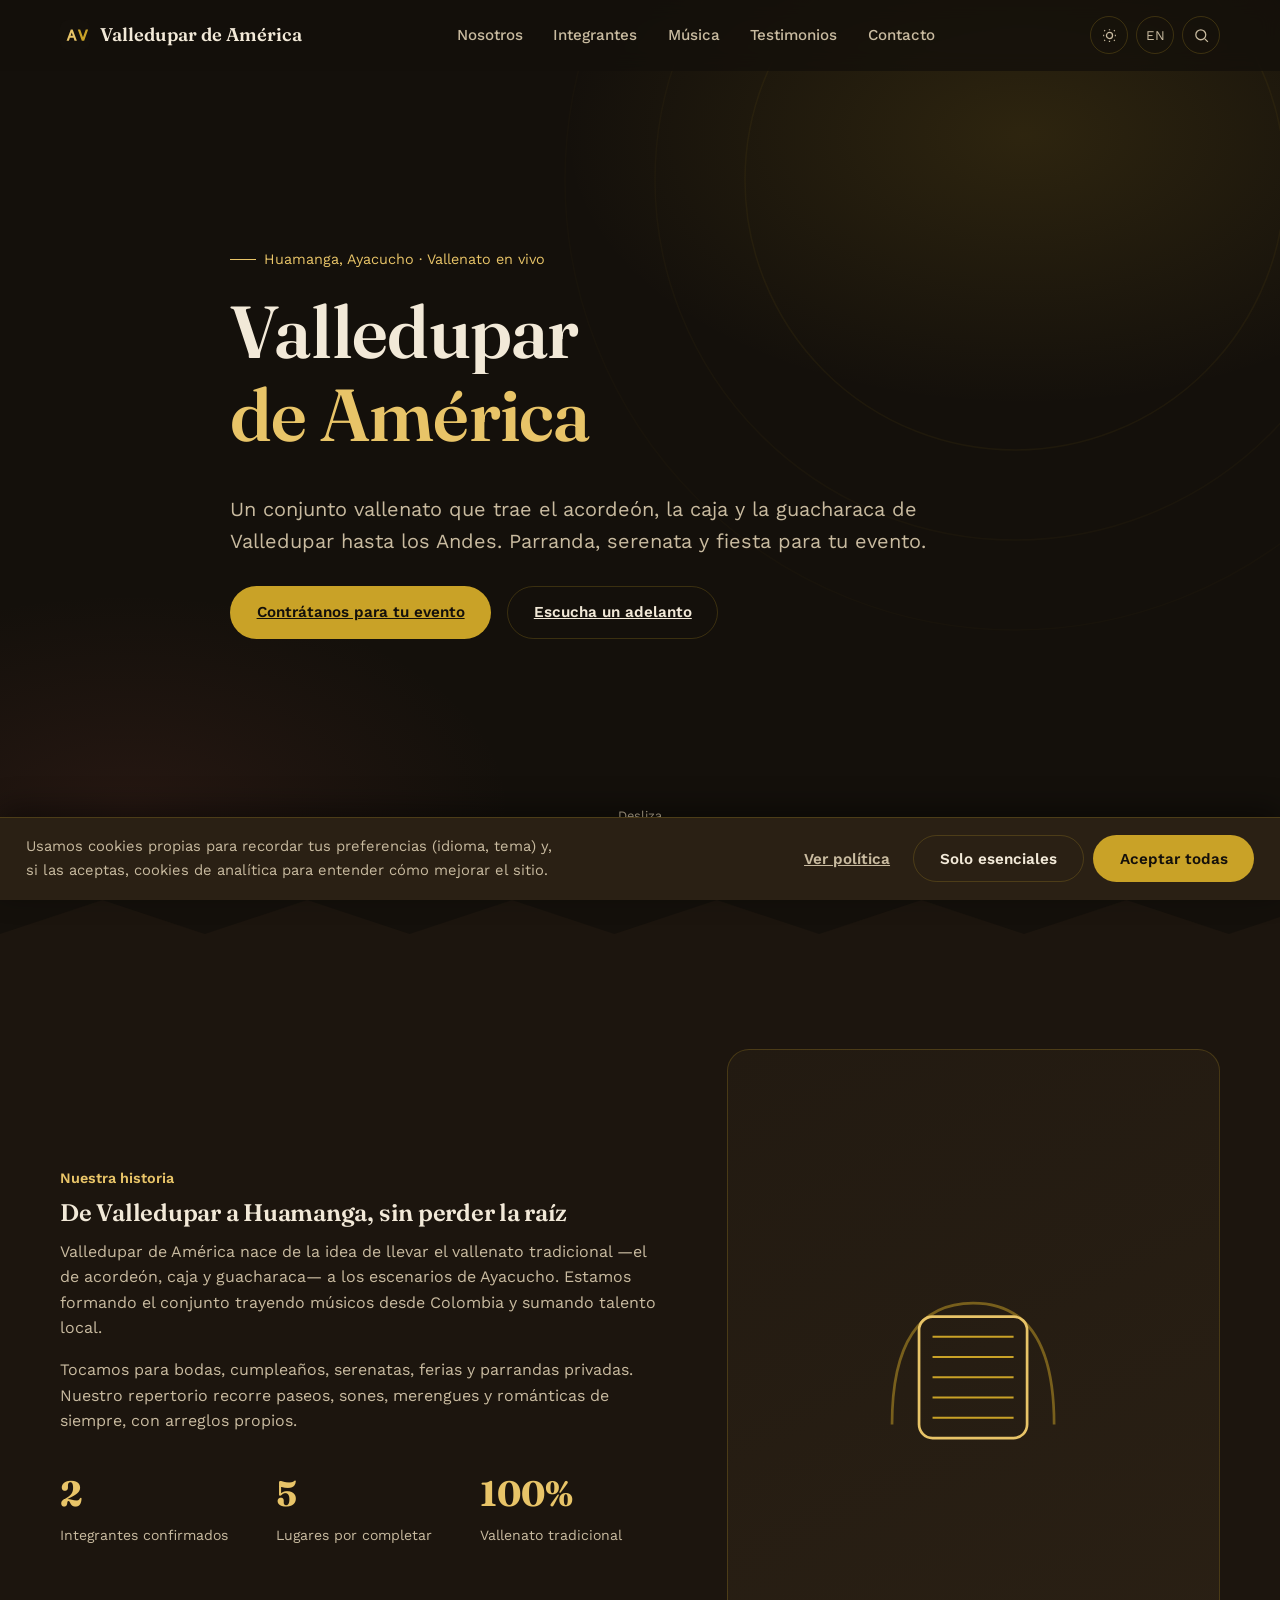
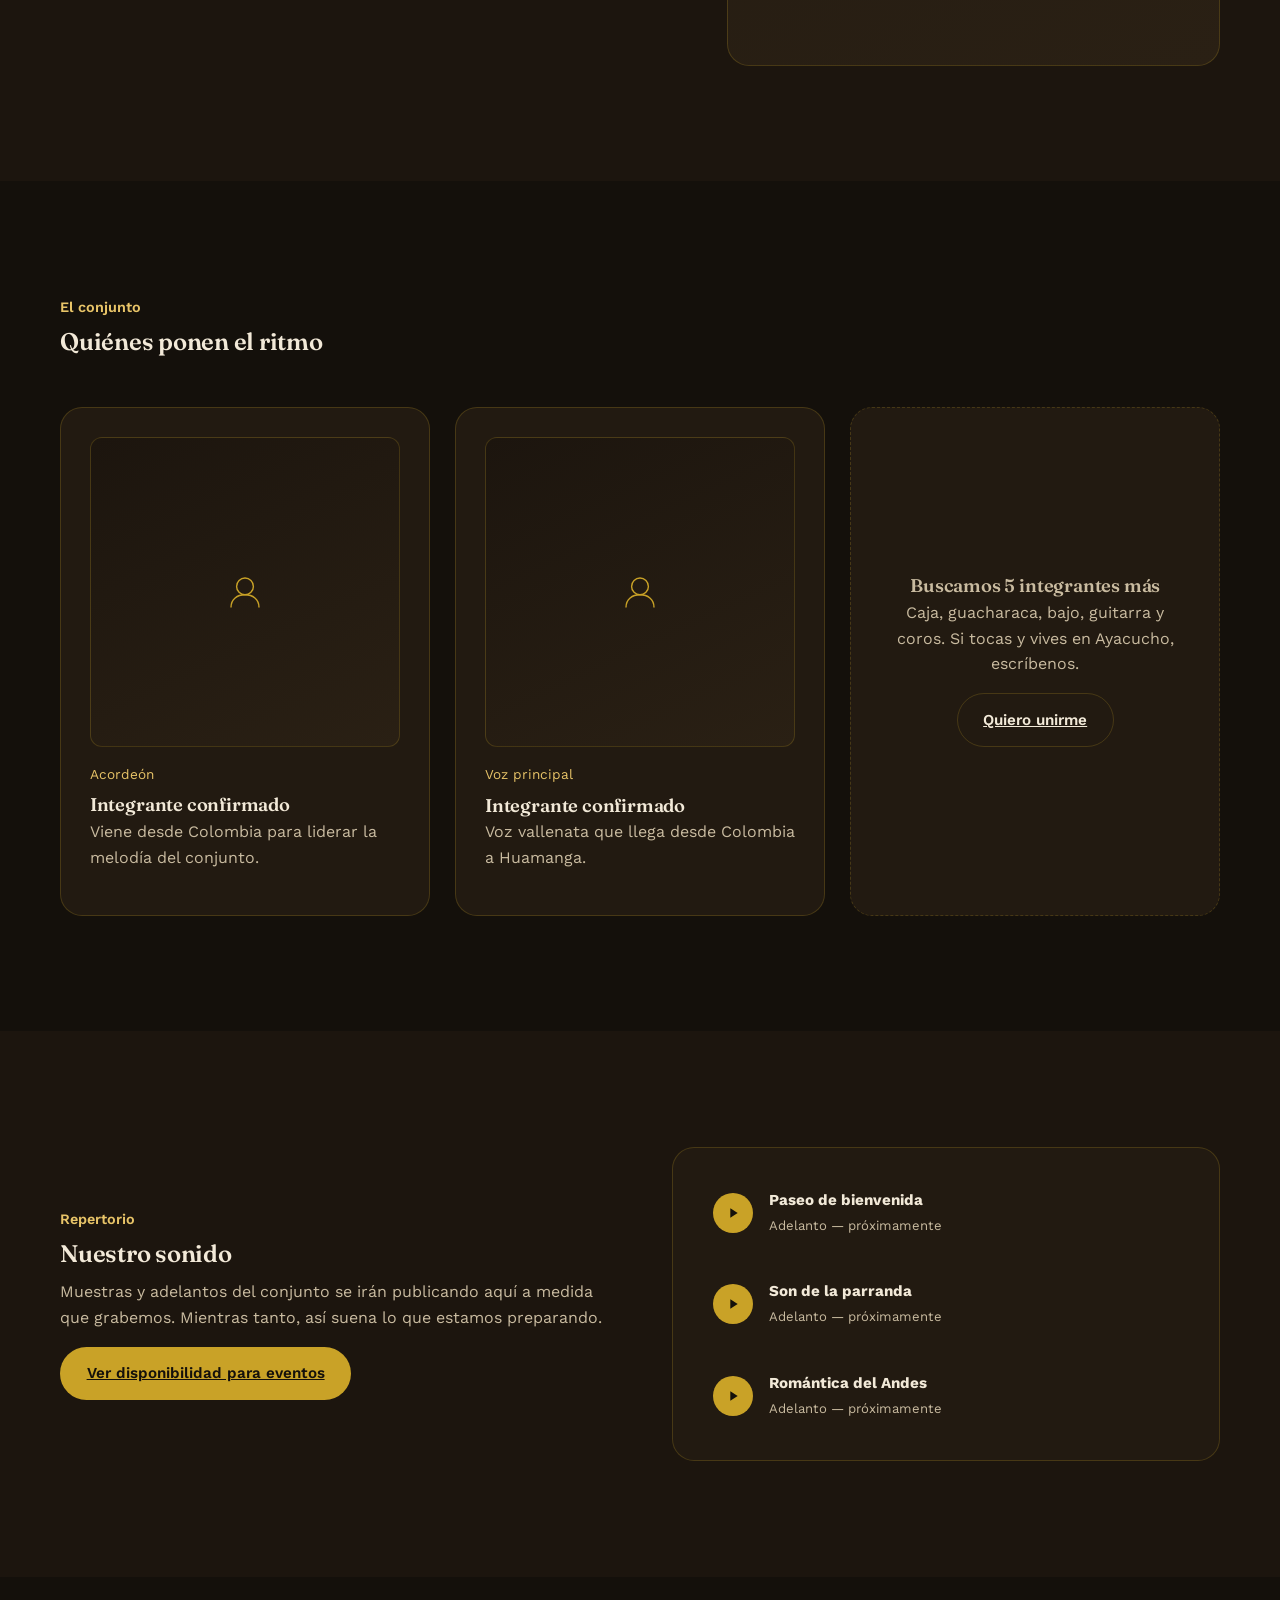
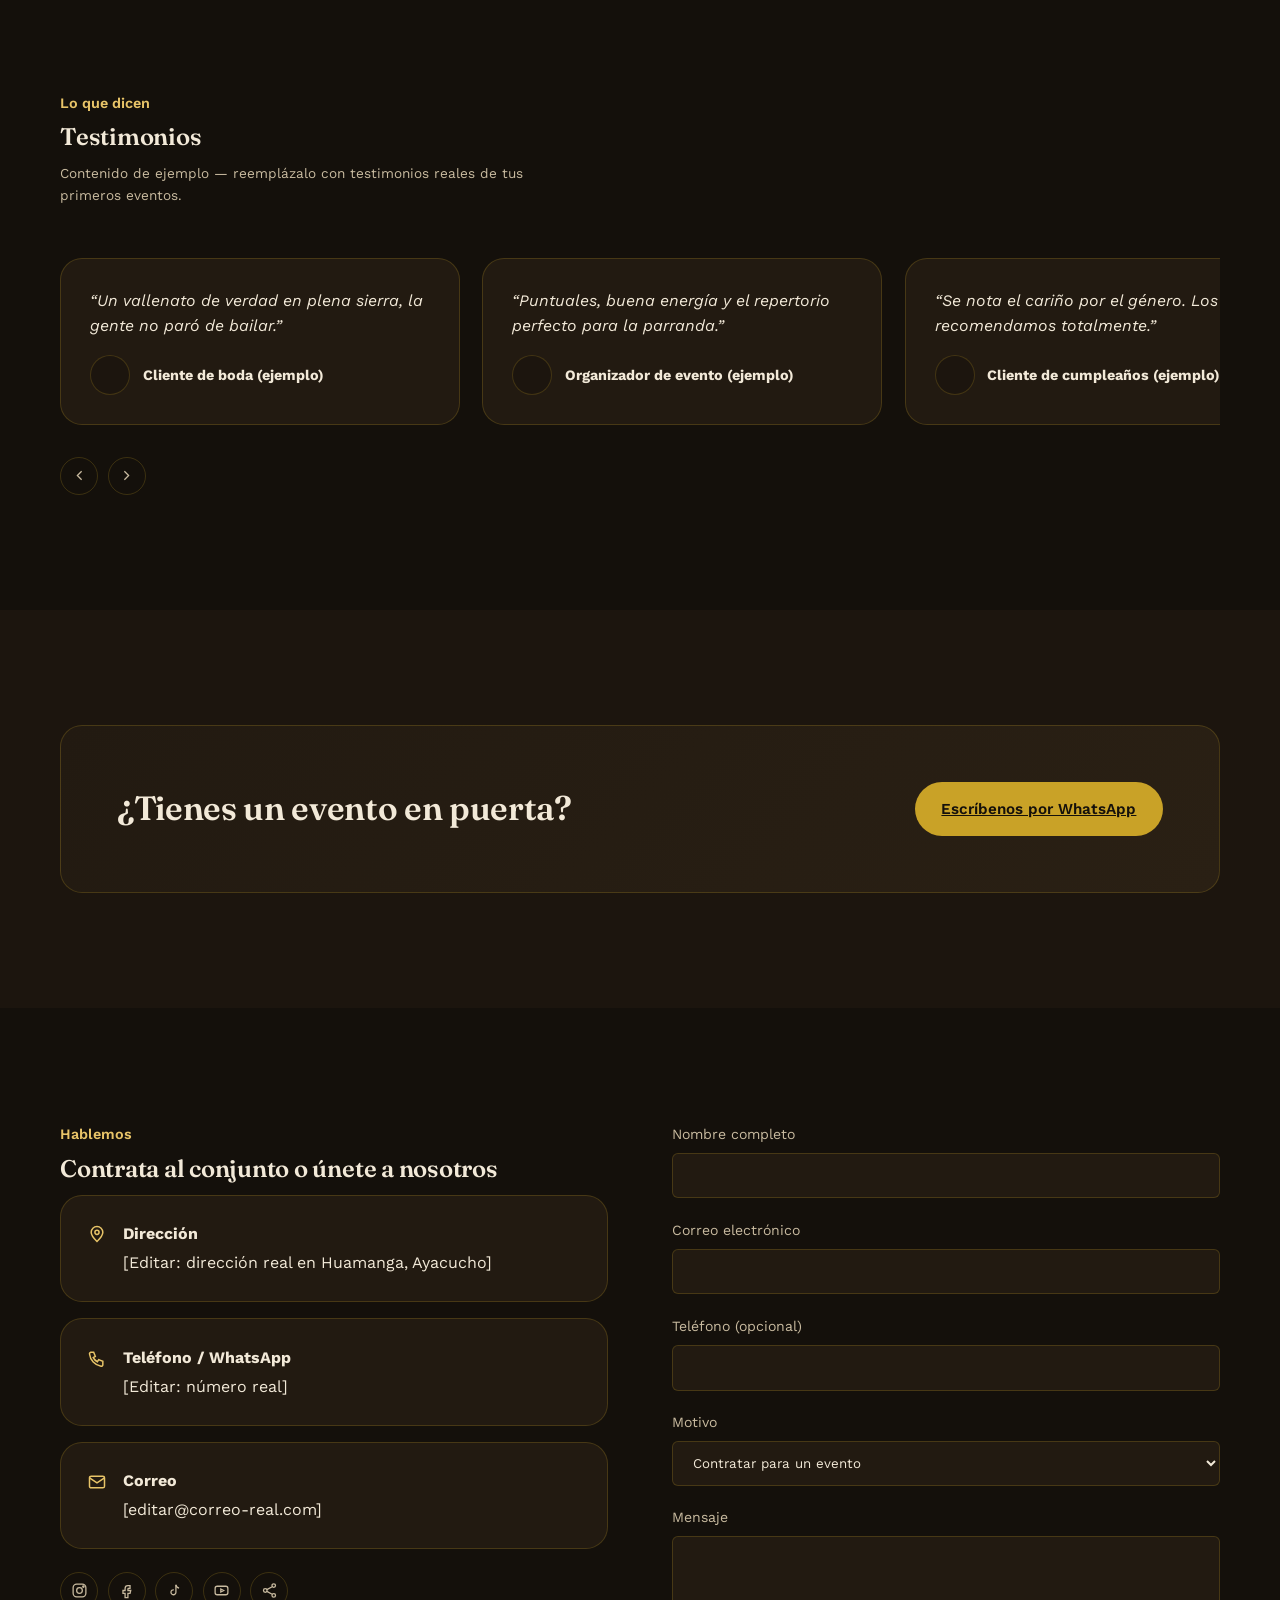
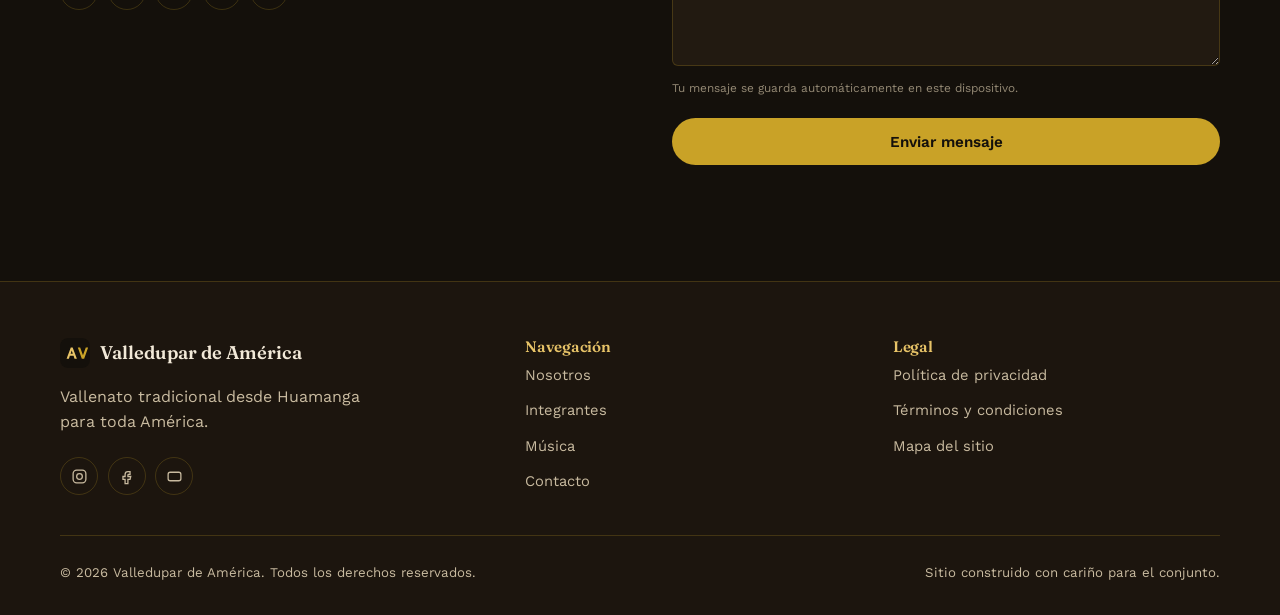
<file: index.html>
<!DOCTYPE html>
<html lang="es" data-theme="dark">
<head>
<meta charset="UTF-8">
<meta name="viewport" content="width=device-width, initial-scale=1">
<title>Valledupar de América — Conjunto vallenato en Huamanga, Ayacucho</title>
<meta name="description" content="Valledupar de América es un conjunto vallenato en formación en Huamanga, Ayacucho. Contrátanos para bodas, cumpleaños, serenatas y parrandas.">
<meta name="robots" content="index, follow">
<link rel="canonical" href="https://tudominio.github.io/valledupar-de-america/">

<!-- Open Graph / compartir -->
<meta property="og:type" content="website">
<meta property="og:title" content="Valledupar de América — Vallenato en Huamanga, Ayacucho">
<meta property="og:description" content="Conjunto vallenato en formación: acordeón, caja y guacharaca desde Valledupar hasta los Andes.">
<meta property="og:url" content="https://tudominio.github.io/valledupar-de-america/">
<meta property="og:locale" content="es_PE">
<meta name="twitter:card" content="summary">

<link rel="icon" href="favicon.svg" type="image/svg+xml">
<link rel="apple-touch-icon" href="favicon.svg">
<link rel="manifest" href="site.webmanifest">
<meta name="theme-color" content="#14100B">

<link rel="preconnect" href="https://fonts.googleapis.com">
<link rel="preconnect" href="https://fonts.gstatic.com" crossorigin>
<link rel="stylesheet" href="css/styles.css">
</head>
<body>

<div id="loader" aria-hidden="true">
  <div class="loader-mark"></div>
  <div class="loader-label">Valledupar de América</div>
</div>

<a class="skip-link" href="#main">Saltar al contenido principal</a>

<!-- ================= HEADER ================= -->
<header class="site-header">
  <nav class="nav container" aria-label="Navegación principal">
    <a href="#top" class="brand">
      <img src="favicon.svg" alt="" class="brand-mark" width="30" height="30">
      Valledupar de América
    </a>
    <ul class="nav-links">
      <li><a href="#nosotros" data-i18n="nav.about">Nosotros</a></li>
      <li><a href="#integrantes" data-i18n="nav.members">Integrantes</a></li>
      <li><a href="#musica" data-i18n="nav.music">Música</a></li>
      <li><a href="#testimonios" data-i18n="nav.testimonials">Testimonios</a></li>
      <li><a href="#contacto" data-i18n="nav.contact">Contacto</a></li>
    </ul>
    <div class="nav-tools">
      <button class="icon-btn theme-toggle" type="button" aria-pressed="false" aria-label="Cambiar tema" title="Cambiar tema (t)">
        <svg viewBox="0 0 24 24" fill="none" stroke="currentColor" stroke-width="1.8"><path d="M12 3v1.5M12 19.5V21M4.6 4.6l1.1 1.1M18.3 18.3l1.1 1.1M3 12h1.5M19.5 12H21M4.6 19.4l1.1-1.1M18.3 5.7l1.1-1.1"/><circle cx="12" cy="12" r="4.3"/></svg>
      </button>
      <button class="icon-btn lang-toggle" type="button" aria-label="Switch to English" title="Idioma">EN</button>
      <button class="icon-btn" type="button" data-open-cmdk aria-label="Abrir paleta de comandos (Ctrl+K)" title="Buscar (Ctrl+K)">
        <svg viewBox="0 0 24 24" fill="none" stroke="currentColor" stroke-width="1.8"><circle cx="11" cy="11" r="7"/><path d="M21 21l-4.3-4.3"/></svg>
      </button>
      <a href="#contacto" class="btn btn-outline" data-i18n="nav.join" style="display:none" id="nav-join-desktop">Únete</a>
      <button class="nav-toggle" type="button" aria-expanded="false" aria-controls="mobile-nav" aria-label="Abrir menú"><span></span></button>
    </div>
  </nav>
</header>

<div class="nav-scrim"></div>
<nav class="mobile-nav" id="mobile-nav" aria-label="Navegación móvil">
  <a href="#nosotros" data-i18n="nav.about">Nosotros</a>
  <a href="#integrantes" data-i18n="nav.members">Integrantes</a>
  <a href="#musica" data-i18n="nav.music">Música</a>
  <a href="#testimonios" data-i18n="nav.testimonials">Testimonios</a>
  <a href="#contacto" data-i18n="nav.contact">Contacto</a>
</nav>

<main id="main">
<div id="top"></div>

<!-- ================= HERO ================= -->
<section class="hero">
  <div class="hero-bg" aria-hidden="true">
    <svg viewBox="0 0 800 600" xmlns="http://www.w3.org/2000/svg">
      <g fill="none" stroke="#C9A227" stroke-width="1">
        <circle cx="650" cy="120" r="180" opacity="0.12"/>
        <circle cx="650" cy="120" r="240" opacity="0.08"/>
        <circle cx="650" cy="120" r="300" opacity="0.05"/>
      </g>
    </svg>
  </div>
  <div class="container hero-inner">
    <span class="eyebrow" data-i18n="hero.eyebrow">Huamanga, Ayacucho · Vallenato en vivo</span>
    <h1>
      <span class="line"><span data-i18n="hero.title1">Valledupar</span></span>
      <span class="line"><span data-i18n="hero.title2" style="color:var(--gold-light)">de América</span></span>
    </h1>
    <p class="hero-sub" data-i18n="hero.sub">Un conjunto vallenato que trae el acordeón, la caja y la guacharaca de Valledupar hasta los Andes. Parranda, serenata y fiesta para tu evento.</p>
    <div class="hero-ctas">
      <a href="#contacto" class="btn" data-i18n="hero.cta1">Contrátanos para tu evento</a>
      <a href="#musica" class="btn btn-outline" data-i18n="hero.cta2">Escucha un adelanto</a>
    </div>
  </div>
  <div class="hero-scroll" aria-hidden="true">
    <span data-i18n="hero.scroll">Desliza</span>
    <span class="dot"></span>
  </div>
</section>

<svg class="fold-divider" viewBox="0 0 100 6" preserveAspectRatio="none" aria-hidden="true">
  <path d="M0 6 L8 0 L16 6 L24 0 L32 6 L40 0 L48 6 L56 0 L64 6 L72 0 L80 6 L88 0 L96 6 L100 3 V6 Z"></path>
</svg>

<!-- ================= NOSOTROS ================= -->
<section id="nosotros" class="section-alt">
  <div class="container about-grid">
    <div class="reveal">
      <span class="kicker" data-i18n="about.kicker">Nuestra historia</span>
      <h2 data-i18n="about.title">De Valledupar a Huamanga, sin perder la raíz</h2>
      <p data-i18n="about.p1">Valledupar de América nace de la idea de llevar el vallenato tradicional —el de acordeón, caja y guacharaca— a los escenarios de Ayacucho. Estamos formando el conjunto trayendo músicos desde Colombia y sumando talento local.</p>
      <p data-i18n="about.p2">Tocamos para bodas, cumpleaños, serenatas, ferias y parrandas privadas. Nuestro repertorio recorre paseos, sones, merengues y románticas de siempre, con arreglos propios.</p>
      <div class="stat-row">
        <div class="stat"><b data-i18n="about.stat1n">2</b><span data-i18n="about.stat1l">Integrantes confirmados</span></div>
        <div class="stat"><b data-i18n="about.stat2n">5</b><span data-i18n="about.stat2l">Lugares por completar</span></div>
        <div class="stat"><b data-i18n="about.stat3n">100%</b><span data-i18n="about.stat3l">Vallenato tradicional</span></div>
      </div>
    </div>
    <div class="about-art reveal" aria-hidden="true">
      <svg viewBox="0 0 200 200" fill="none">
        <path d="M40 150 Q40 60 100 60 Q160 60 160 150" stroke="#C9A227" stroke-width="2" opacity=".5"/>
        <rect x="60" y="70" width="80" height="90" rx="10" stroke="#E8C468" stroke-width="2" fill="none"/>
        <line x1="70" y1="85" x2="130" y2="85" stroke="#C9A227" stroke-width="1.5"/>
        <line x1="70" y1="100" x2="130" y2="100" stroke="#C9A227" stroke-width="1.5"/>
        <line x1="70" y1="115" x2="130" y2="115" stroke="#C9A227" stroke-width="1.5"/>
        <line x1="70" y1="130" x2="130" y2="130" stroke="#C9A227" stroke-width="1.5"/>
        <line x1="70" y1="145" x2="130" y2="145" stroke="#C9A227" stroke-width="1.5"/>
      </svg>
    </div>
  </div>
</section>

<!-- ================= INTEGRANTES ================= -->
<section id="integrantes">
  <div class="container">
    <div class="section-head reveal">
      <span class="kicker" data-i18n="members.kicker">El conjunto</span>
      <h2 data-i18n="members.title">Quiénes ponen el ritmo</h2>
    </div>
    <div class="members-grid">
      <div class="member-card reveal">
        <div class="member-photo" aria-hidden="true">
          <svg viewBox="0 0 60 60" width="42"><circle cx="30" cy="22" r="12" fill="none" stroke="#C9A227" stroke-width="2"/><path d="M10 52c0-12 9-18 20-18s20 6 20 18" fill="none" stroke="#C9A227" stroke-width="2"/></svg>
        </div>
        <span class="member-role" data-i18n="members.role1">Acordeón</span>
        <h3 data-i18n="members.name1">Integrante confirmado</h3>
        <p data-i18n="members.desc1">Viene desde Colombia para liderar la melodía del conjunto.</p>
      </div>
      <div class="member-card reveal">
        <div class="member-photo" aria-hidden="true">
          <svg viewBox="0 0 60 60" width="42"><circle cx="30" cy="22" r="12" fill="none" stroke="#C9A227" stroke-width="2"/><path d="M10 52c0-12 9-18 20-18s20 6 20 18" fill="none" stroke="#C9A227" stroke-width="2"/></svg>
        </div>
        <span class="member-role" data-i18n="members.role2">Voz principal</span>
        <h3 data-i18n="members.name2">Integrante confirmado</h3>
        <p data-i18n="members.desc2">Voz vallenata que llega desde Colombia a Huamanga.</p>
      </div>
      <div class="member-card open-slot reveal">
        <h3 data-i18n="members.openTitle">Buscamos 5 integrantes más</h3>
        <p data-i18n="members.openDesc">Caja, guacharaca, bajo, guitarra y coros. Si tocas y vives en Ayacucho, escríbenos.</p>
        <a href="#contacto" class="btn btn-outline" data-i18n="members.cta">Quiero unirme</a>
      </div>
    </div>
  </div>
</section>

<!-- ================= MÚSICA ================= -->
<section id="musica" class="section-alt">
  <div class="container music-wrap">
    <div class="reveal">
      <span class="kicker" data-i18n="music.kicker">Repertorio</span>
      <h2 data-i18n="music.title">Nuestro sonido</h2>
      <p data-i18n="music.p">Muestras y adelantos del conjunto se irán publicando aquí a medida que grabemos. Mientras tanto, así suena lo que estamos preparando.</p>
      <a href="#contacto" class="btn" data-i18n="music.cta">Ver disponibilidad para eventos</a>
    </div>
    <div class="player-card reveal" aria-label="Reproductor de muestras">
      <div class="track">
        <button class="track-play" type="button" aria-label="Reproducir">
          <svg viewBox="0 0 24 24" width="16" fill="currentColor"><path d="M8 5v14l11-7z"/></svg>
        </button>
        <div class="track-info"><b data-i18n="music.track1">Paseo de bienvenida</b><span data-i18n="music.track1s">Adelanto — próximamente</span></div>
      </div>
      <div class="track">
        <button class="track-play" type="button" aria-label="Reproducir">
          <svg viewBox="0 0 24 24" width="16" fill="currentColor"><path d="M8 5v14l11-7z"/></svg>
        </button>
        <div class="track-info"><b data-i18n="music.track2">Son de la parranda</b><span data-i18n="music.track2s">Adelanto — próximamente</span></div>
      </div>
      <div class="track">
        <button class="track-play" type="button" aria-label="Reproducir">
          <svg viewBox="0 0 24 24" width="16" fill="currentColor"><path d="M8 5v14l11-7z"/></svg>
        </button>
        <div class="track-info"><b data-i18n="music.track3">Romántica del Andes</b><span data-i18n="music.track3s">Adelanto — próximamente</span></div>
      </div>
    </div>
  </div>
</section>

<!-- ================= TESTIMONIOS ================= -->
<section id="testimonios">
  <div class="container">
    <div class="section-head reveal">
      <span class="kicker" data-i18n="testi.kicker">Lo que dicen</span>
      <h2 data-i18n="testi.title">Testimonios</h2>
      <p data-i18n="testi.note" style="font-size:.85rem">Contenido de ejemplo — reemplázalo con testimonios reales de tus primeros eventos.</p>
    </div>
    <div class="testi-track reveal" tabindex="0" aria-label="Carrusel de testimonios">
      <article class="testi-card">
        <p data-i18n="testi.q1">"Un vallenato de verdad en plena sierra, la gente no paró de bailar."</p>
        <div class="testi-who"><div class="testi-avatar" aria-hidden="true"></div><div><b data-i18n="testi.a1">Cliente de boda (ejemplo)</b></div></div>
      </article>
      <article class="testi-card">
        <p data-i18n="testi.q2">"Puntuales, buena energía y el repertorio perfecto para la parranda."</p>
        <div class="testi-who"><div class="testi-avatar" aria-hidden="true"></div><div><b data-i18n="testi.a2">Organizador de evento (ejemplo)</b></div></div>
      </article>
      <article class="testi-card">
        <p data-i18n="testi.q3">"Se nota el cariño por el género. Los recomendamos totalmente."</p>
        <div class="testi-who"><div class="testi-avatar" aria-hidden="true"></div><div><b data-i18n="testi.a3">Cliente de cumpleaños (ejemplo)</b></div></div>
      </article>
    </div>
    <div class="testi-controls">
      <button class="icon-btn" type="button" data-testi-nav="prev" aria-label="Anterior"><svg viewBox="0 0 24 24" fill="none" stroke="currentColor" stroke-width="1.8"><path d="M15 18l-6-6 6-6"/></svg></button>
      <button class="icon-btn" type="button" data-testi-nav="next" aria-label="Siguiente"><svg viewBox="0 0 24 24" fill="none" stroke="currentColor" stroke-width="1.8"><path d="M9 18l6-6-6-6"/></svg></button>
    </div>
  </div>
</section>

<!-- ================= CTA REPETIDO ================= -->
<section class="section-alt">
  <div class="container">
    <div class="cta-band reveal">
      <h2 data-i18n="cta.title">¿Tienes un evento en puerta?</h2>
      <a class="btn" target="_blank" rel="noopener" href="https://wa.me/000000000" data-i18n="cta.button">Escríbenos por WhatsApp</a>
    </div>
  </div>
</section>

<!-- ================= CONTACTO ================= -->
<section id="contacto">
  <div class="container contact-grid">
    <div class="reveal">
      <span class="kicker" data-i18n="contact.kicker">Hablemos</span>
      <h2 data-i18n="contact.title">Contrata al conjunto o únete a nosotros</h2>

      <div class="info-card">
        <svg viewBox="0 0 24 24" fill="none" stroke="currentColor" stroke-width="1.8"><path d="M12 21s7-6.5 7-11a7 7 0 10-14 0c0 4.5 7 11 7 11z"/><circle cx="12" cy="10" r="2.5"/></svg>
        <div><b data-i18n="contact.addrTitle">Dirección</b><span data-i18n="contact.addr">[Editar: dirección real en Huamanga, Ayacucho]</span></div>
      </div>
      <div class="info-card">
        <svg viewBox="0 0 24 24" fill="none" stroke="currentColor" stroke-width="1.8"><path d="M4 5h4l2 5-2.5 1.5a11 11 0 005 5L14 14l5 2v4a2 2 0 01-2.2 2A17 17 0 013 7.2 2 2 0 015 5z"/></svg>
        <div><b data-i18n="contact.phoneTitle">Teléfono / WhatsApp</b><span data-i18n="contact.phone">[Editar: número real]</span></div>
      </div>
      <div class="info-card">
        <svg viewBox="0 0 24 24" fill="none" stroke="currentColor" stroke-width="1.8"><rect x="3" y="5" width="18" height="14" rx="2"/><path d="M3 7l9 6 9-6"/></svg>
        <div><b data-i18n="contact.mailTitle">Correo</b><span data-i18n="contact.mail">[editar@correo-real.com]</span></div>
      </div>

      <div class="social-row" aria-label="Redes sociales">
        <a class="icon-btn" href="#" target="_blank" rel="noopener" aria-label="Instagram"><svg viewBox="0 0 24 24" fill="none" stroke="currentColor" stroke-width="1.8"><rect x="3" y="3" width="18" height="18" rx="5"/><circle cx="12" cy="12" r="4"/><circle cx="17.5" cy="6.5" r="1"/></svg></a>
        <a class="icon-btn" href="#" target="_blank" rel="noopener" aria-label="Facebook"><svg viewBox="0 0 24 24" fill="none" stroke="currentColor" stroke-width="1.8"><path d="M14 9h3V5h-3a4 4 0 00-4 4v3H7v4h3v6h4v-6h3l1-4h-4v-2a1 1 0 011-1z"/></svg></a>
        <a class="icon-btn" href="#" target="_blank" rel="noopener" aria-label="TikTok"><svg viewBox="0 0 24 24" fill="none" stroke="currentColor" stroke-width="1.8"><path d="M14 4v10.5a3.5 3.5 0 11-3-3.46"/><path d="M14 4c.4 2.6 2 4.2 4.5 4.6"/></svg></a>
        <a class="icon-btn" href="#" target="_blank" rel="noopener" aria-label="YouTube"><svg viewBox="0 0 24 24" fill="none" stroke="currentColor" stroke-width="1.8"><rect x="3" y="6" width="18" height="12" rx="3"/><path d="M11 10l4 2-4 2z"/></svg></a>
        <button class="icon-btn share-btn" type="button" aria-label="Compartir este sitio"><svg viewBox="0 0 24 24" fill="none" stroke="currentColor" stroke-width="1.8"><circle cx="18" cy="5" r="2.5"/><circle cx="6" cy="12" r="2.5"/><circle cx="18" cy="19" r="2.5"/><path d="M8.3 10.8l7.4-4.1M8.3 13.2l7.4 4.1"/></svg></button>
      </div>
    </div>

    <form id="contact-form" class="reveal" novalidate>
      <div class="field">
        <label for="f-name" data-i18n="form.name">Nombre completo</label>
        <input id="f-name" name="name" type="text" required autocomplete="name">
        <p class="error-msg" role="alert"><svg width="14" height="14" viewBox="0 0 24 24" fill="none" stroke="currentColor" stroke-width="2"><circle cx="12" cy="12" r="10"/><line x1="12" y1="8" x2="12" y2="12"/><line x1="12" y1="16" x2="12.01" y2="16"/></svg> Este campo es obligatorio.</p>
      </div>
      <div class="field">
        <label for="f-email" data-i18n="form.email">Correo electrónico</label>
        <input id="f-email" name="email" type="email" required autocomplete="email">
        <p class="error-msg" role="alert"><svg width="14" height="14" viewBox="0 0 24 24" fill="none" stroke="currentColor" stroke-width="2"><circle cx="12" cy="12" r="10"/><line x1="12" y1="8" x2="12" y2="12"/><line x1="12" y1="16" x2="12.01" y2="16"/></svg> Ingresa un correo válido.</p>
      </div>
      <div class="field">
        <label for="f-phone" data-i18n="form.phone">Teléfono (opcional)</label>
        <input id="f-phone" name="phone" type="tel" autocomplete="tel">
      </div>
      <div class="field">
        <label for="f-reason" data-i18n="form.reason">Motivo</label>
        <select id="f-reason" name="reason" style="width:100%;padding:.8rem 1rem;border-radius:6px;border:1px solid var(--border);background:var(--surface);color:var(--text);font-family:inherit;">
          <option value="event" data-i18n="form.reason.event">Contratar para un evento</option>
          <option value="join" data-i18n="form.reason.join">Quiero unirme al conjunto</option>
          <option value="other" data-i18n="form.reason.other">Otro</option>
        </select>
      </div>
      <div class="field">
        <label for="f-message" data-i18n="form.message">Mensaje</label>
        <textarea id="f-message" name="message" required></textarea>
        <p class="error-msg" role="alert"><svg width="14" height="14" viewBox="0 0 24 24" fill="none" stroke="currentColor" stroke-width="2"><circle cx="12" cy="12" r="10"/><line x1="12" y1="8" x2="12" y2="12"/><line x1="12" y1="16" x2="12.01" y2="16"/></svg> Cuéntanos un poco más (mínimo 10 caracteres).</p>
        <p class="autosave-hint" data-i18n="form.autosave">Tu mensaje se guarda automáticamente en este dispositivo.</p>
      </div>
      <button type="submit" class="btn" style="width:100%">
        <span class="spinner" aria-hidden="true"></span>
        <span class="btn-label" data-i18n="form.submit">Enviar mensaje</span>
      </button>
      <div class="form-status" role="status" aria-live="polite"></div>
    </form>
  </div>
</section>
</main>

<!-- ================= FOOTER ================= -->
<footer class="site-footer">
  <div class="container">
    <div class="footer-grid">
      <div>
        <a href="#top" class="brand"><img src="favicon.svg" alt="" width="28" height="28" class="brand-mark">Valledupar de América</a>
        <p data-i18n="footer.tag" style="margin-top:1rem;max-width:32ch">Vallenato tradicional desde Huamanga para toda América.</p>
        <div class="social-row">
          <a class="icon-btn" href="#" target="_blank" rel="noopener" aria-label="Instagram"><svg viewBox="0 0 24 24" fill="none" stroke="currentColor" stroke-width="1.8"><rect x="3" y="3" width="18" height="18" rx="5"/><circle cx="12" cy="12" r="4"/></svg></a>
          <a class="icon-btn" href="#" target="_blank" rel="noopener" aria-label="Facebook"><svg viewBox="0 0 24 24" fill="none" stroke="currentColor" stroke-width="1.8"><path d="M14 9h3V5h-3a4 4 0 00-4 4v3H7v4h3v6h4v-6h3l1-4h-4v-2a1 1 0 011-1z"/></svg></a>
          <a class="icon-btn" href="#" target="_blank" rel="noopener" aria-label="YouTube"><svg viewBox="0 0 24 24" fill="none" stroke="currentColor" stroke-width="1.8"><rect x="3" y="6" width="18" height="12" rx="3"/></svg></a>
        </div>
      </div>
      <div>
        <h4 data-i18n="footer.nav">Navegación</h4>
        <ul class="footer-links">
          <li><a href="#nosotros" data-i18n="nav.about">Nosotros</a></li>
          <li><a href="#integrantes" data-i18n="nav.members">Integrantes</a></li>
          <li><a href="#musica" data-i18n="nav.music">Música</a></li>
          <li><a href="#contacto" data-i18n="nav.contact">Contacto</a></li>
        </ul>
      </div>
      <div>
        <h4 data-i18n="footer.legal">Legal</h4>
        <ul class="footer-links">
          <li><a href="privacidad.html" data-i18n="footer.privacy">Política de privacidad</a></li>
          <li><a href="terminos.html" data-i18n="footer.terms">Términos y condiciones</a></li>
          <li><a href="sitemap.xml" data-i18n="footer.sitemap">Mapa del sitio</a></li>
        </ul>
      </div>
    </div>
    <div class="footer-bottom">
      <span>© <span id="year"></span> Valledupar de América. <span data-i18n="footer.rights">Todos los derechos reservados.</span></span>
      <span data-i18n="footer.made">Sitio construido con cariño para el conjunto.</span>
    </div>
  </div>
</footer>

<button class="back-top" type="button" aria-label="Volver arriba">
  <svg viewBox="0 0 24 24" fill="none" stroke="currentColor" stroke-width="2"><path d="M12 19V5M5 12l7-7 7 7"/></svg>
</button>

<!-- ================= COOKIES ================= -->
<div class="cookie-banner" id="cookie-banner" role="dialog" aria-label="Aviso de cookies">
  <p data-i18n="cookie.text">Usamos cookies propias para recordar tus preferencias (idioma, tema) y, si las aceptas, cookies de analítica para entender cómo mejorar el sitio.</p>
  <div class="cookie-actions">
    <a href="privacidad.html" class="btn btn-ghost" data-i18n="cookie.policy">Ver política</a>
    <button class="btn btn-outline" id="cookie-reject" type="button" data-i18n="cookie.reject">Solo esenciales</button>
    <button class="btn" id="cookie-accept" type="button" data-i18n="cookie.accept">Aceptar todas</button>
  </div>
</div>

<!-- ================= COMMAND PALETTE ================= -->
<div class="cmdk-backdrop" id="cmdk-backdrop">
  <div class="cmdk" role="dialog" aria-label="Paleta de comandos">
    <input type="text" data-i18n-placeholder="cmdk.placeholder" placeholder="Buscar una sección o acción…" aria-label="Buscar">
    <div class="cmdk-list">
      <div class="cmdk-item" data-href="#nosotros">Nosotros <kbd>↵</kbd></div>
      <div class="cmdk-item" data-href="#integrantes">Integrantes <kbd>↵</kbd></div>
      <div class="cmdk-item" data-href="#musica">Música <kbd>↵</kbd></div>
      <div class="cmdk-item" data-href="#testimonios">Testimonios <kbd>↵</kbd></div>
      <div class="cmdk-item" data-href="#contacto">Contacto <kbd>↵</kbd></div>
      <div class="cmdk-item" data-action="toggle-theme">Cambiar tema <kbd>t</kbd></div>
      <div class="cmdk-item" data-action="toggle-lang">Cambiar idioma / language <kbd></kbd></div>
      <div class="cmdk-item" data-action="top">Ir arriba <kbd></kbd></div>
    </div>
    <div class="cmdk-hint" data-i18n="cmdk.hint">↑↓ moverse · Enter seleccionar · Esc cerrar</div>
  </div>
</div>

<div class="toast" id="toast" role="status" aria-live="polite"></div>

<script src="js/i18n.js"></script>
<script src="js/main.js"></script>
<script>document.getElementById('year').textContent = new Date().getFullYear();</script>
</body>
</html>
</file>
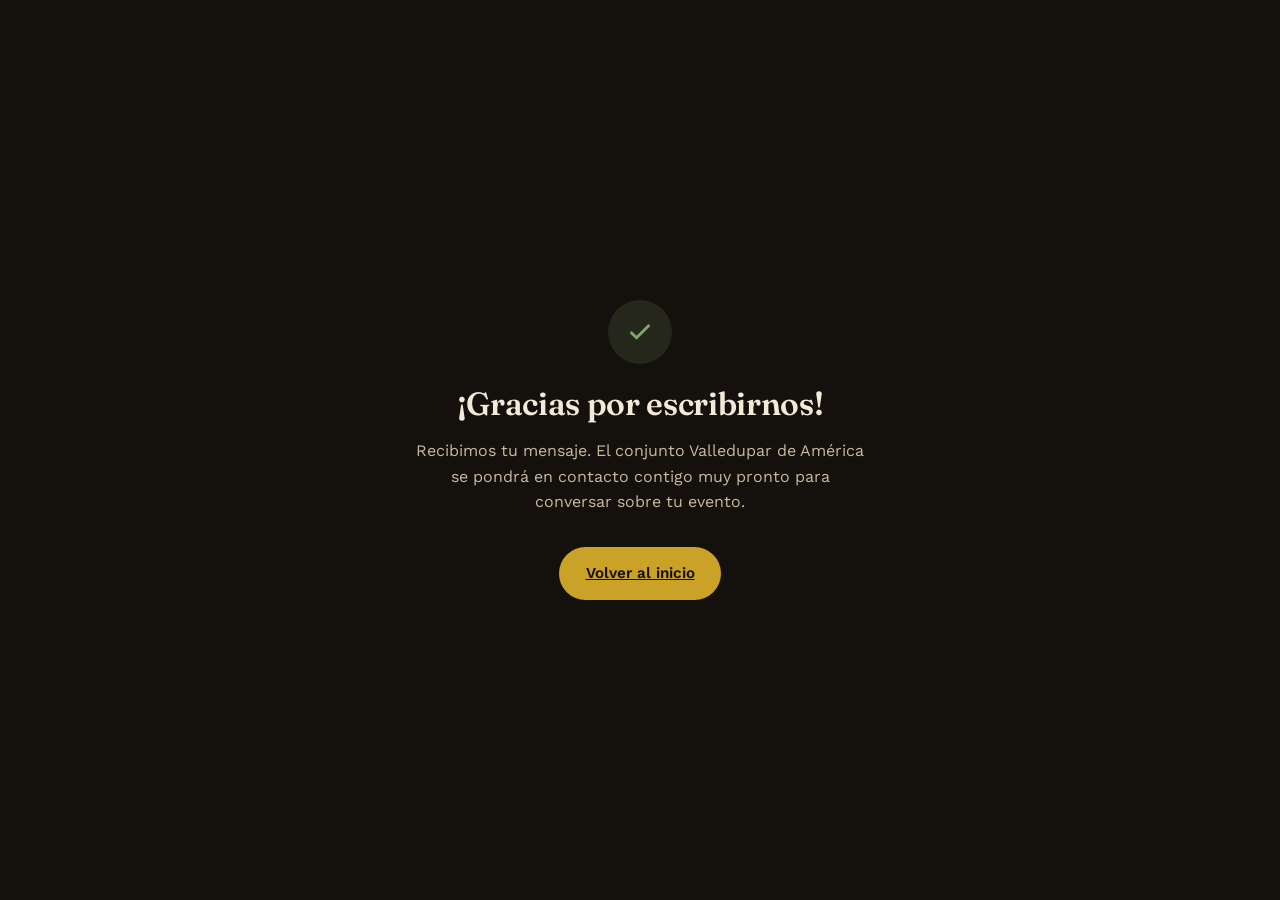
<file: gracias.html>
<!DOCTYPE html>
<html lang="es" data-theme="dark">
<head>
<meta charset="UTF-8">
<meta name="viewport" content="width=device-width, initial-scale=1">
<title>Gracias por escribirnos — Valledupar de América</title>
<meta name="description" content="Recibimos tu mensaje. El conjunto Valledupar de América te responderá muy pronto.">
<meta name="robots" content="noindex">
<link rel="icon" href="favicon.svg" type="image/svg+xml">
<link rel="stylesheet" href="css/styles.css">
<style>
  .thanks-wrap{ min-height: 100svh; display:flex; align-items:center; justify-content:center; text-align:center; padding: 2rem; }
  .thanks-icon{ width:64px;height:64px;border-radius:50%;background:rgba(127,166,107,.15);display:flex;align-items:center;justify-content:center;margin:0 auto 1.4rem;color:var(--success); }
</style>
</head>
<body>
  <div class="thanks-wrap">
    <div>
      <div class="thanks-icon" aria-hidden="true">
        <svg width="28" height="28" viewBox="0 0 24 24" fill="none" stroke="currentColor" stroke-width="2.4"><path d="M20 6L9 17l-5-5"/></svg>
      </div>
      <h1>¡Gracias por escribirnos!</h1>
      <p style="max-width:46ch;margin-inline:auto">Recibimos tu mensaje. El conjunto Valledupar de América se pondrá en contacto contigo muy pronto para conversar sobre tu evento.</p>
      <a href="index.html" class="btn" style="margin-top:1rem">Volver al inicio</a>
    </div>
  </div>
</body>
</html>
</file>
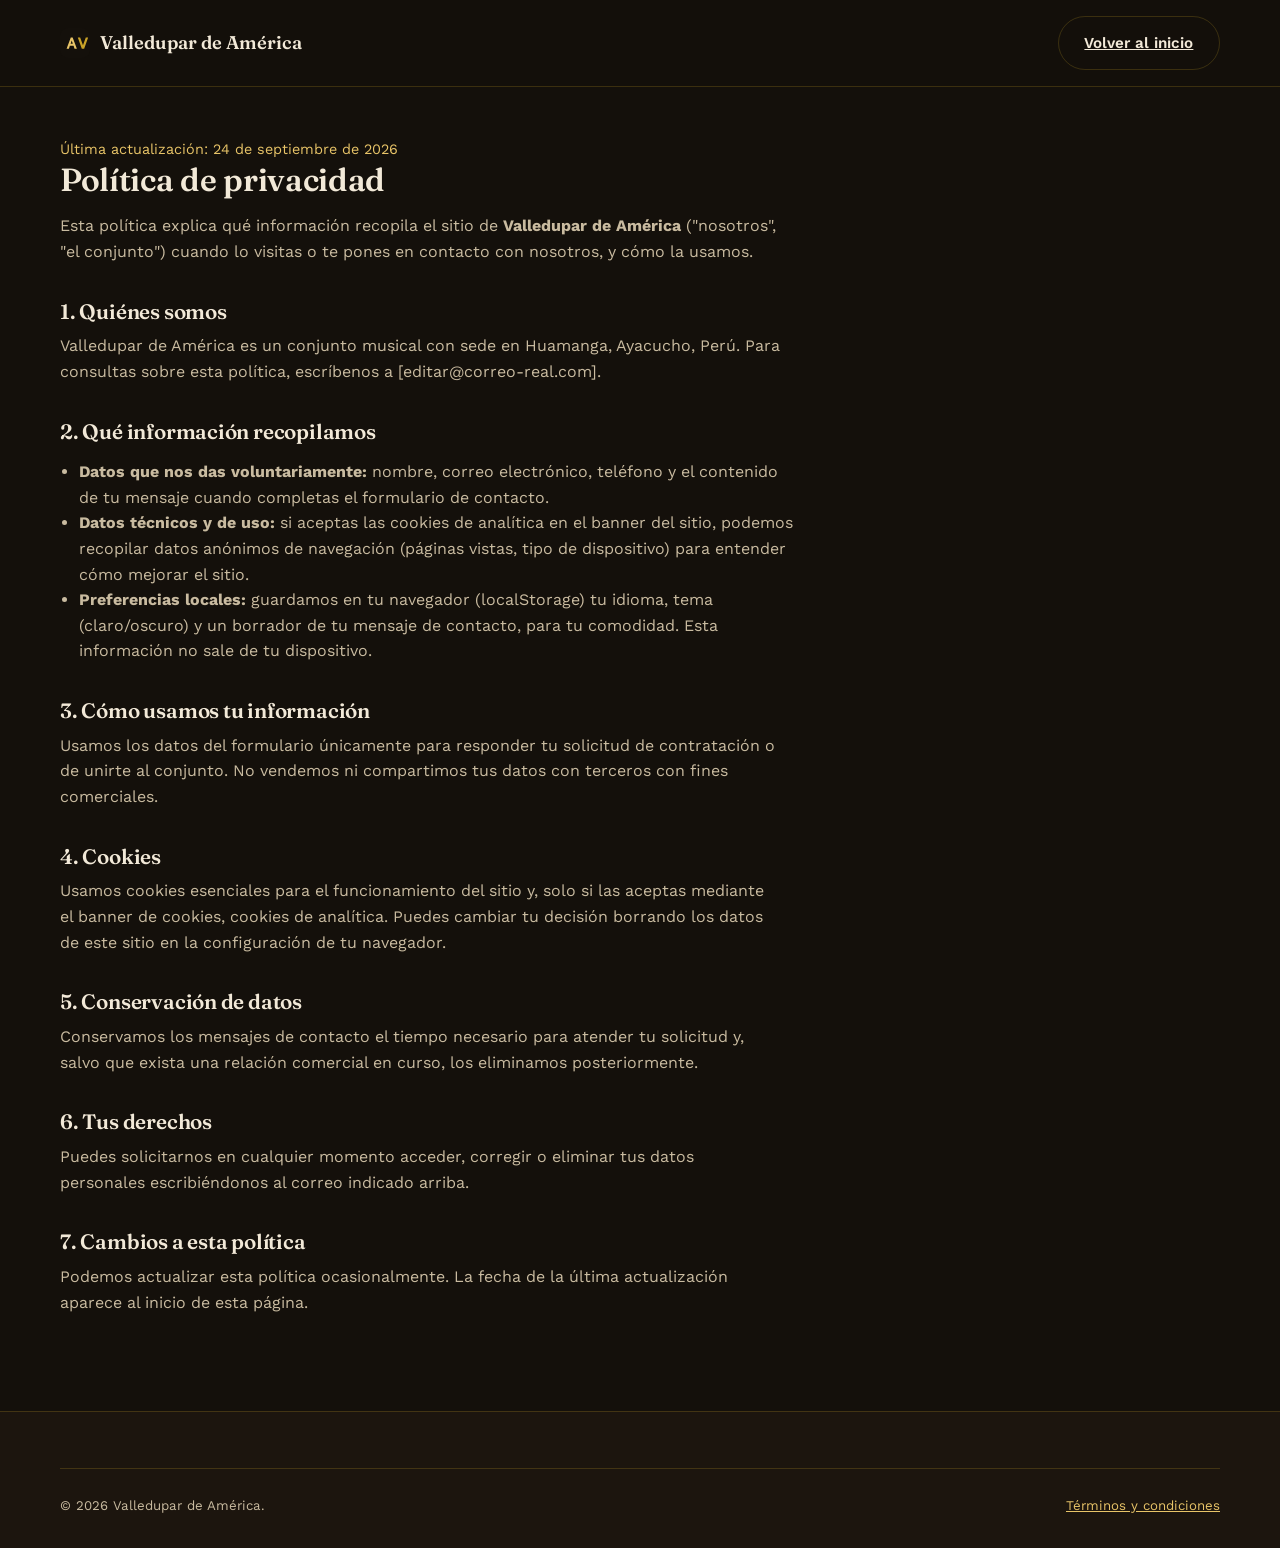
<file: privacidad.html>
<!DOCTYPE html>
<html lang="es" data-theme="dark">
<head>
<meta charset="UTF-8">
<meta name="viewport" content="width=device-width, initial-scale=1">
<title>Política de privacidad — Valledupar de América</title>
<meta name="description" content="Cómo Valledupar de América recopila, usa y protege tus datos personales al visitar este sitio o contactarnos.">
<link rel="icon" href="favicon.svg" type="image/svg+xml">
<link rel="stylesheet" href="css/styles.css">
<style>
  .legal-main{ padding: 8.5rem 0 5rem; }
  .legal-main h2{ font-size:1.3rem; margin-top:2.2rem; }
  .legal-main p, .legal-main li{ color: var(--text-muted); max-width: 72ch; }
  .legal-main ul{ padding-left:1.2rem; }
  .updated{ color: var(--gold-light); font-size:.9rem; }
</style>
</head>
<body>
<header class="site-header scrolled">
  <nav class="nav container">
    <a href="index.html" class="brand"><img src="favicon.svg" alt="" width="30" height="30" class="brand-mark">Valledupar de América</a>
    <a href="index.html" class="btn btn-outline">Volver al inicio</a>
  </nav>
</header>

<main class="container legal-main">
  <span class="updated">Última actualización: 24 de septiembre de 2026</span>
  <h1>Política de privacidad</h1>
  <p>Esta política explica qué información recopila el sitio de <strong>Valledupar de América</strong> ("nosotros", "el conjunto") cuando lo visitas o te pones en contacto con nosotros, y cómo la usamos.</p>

  <h2>1. Quiénes somos</h2>
  <p>Valledupar de América es un conjunto musical con sede en Huamanga, Ayacucho, Perú. Para consultas sobre esta política, escríbenos a <span data-i18n="contact.mail">[editar@correo-real.com]</span>.</p>

  <h2>2. Qué información recopilamos</h2>
  <ul>
    <li><strong>Datos que nos das voluntariamente:</strong> nombre, correo electrónico, teléfono y el contenido de tu mensaje cuando completas el formulario de contacto.</li>
    <li><strong>Datos técnicos y de uso:</strong> si aceptas las cookies de analítica en el banner del sitio, podemos recopilar datos anónimos de navegación (páginas vistas, tipo de dispositivo) para entender cómo mejorar el sitio.</li>
    <li><strong>Preferencias locales:</strong> guardamos en tu navegador (localStorage) tu idioma, tema (claro/oscuro) y un borrador de tu mensaje de contacto, para tu comodidad. Esta información no sale de tu dispositivo.</li>
  </ul>

  <h2>3. Cómo usamos tu información</h2>
  <p>Usamos los datos del formulario únicamente para responder tu solicitud de contratación o de unirte al conjunto. No vendemos ni compartimos tus datos con terceros con fines comerciales.</p>

  <h2>4. Cookies</h2>
  <p>Usamos cookies esenciales para el funcionamiento del sitio y, solo si las aceptas mediante el banner de cookies, cookies de analítica. Puedes cambiar tu decisión borrando los datos de este sitio en la configuración de tu navegador.</p>

  <h2>5. Conservación de datos</h2>
  <p>Conservamos los mensajes de contacto el tiempo necesario para atender tu solicitud y, salvo que exista una relación comercial en curso, los eliminamos posteriormente.</p>

  <h2>6. Tus derechos</h2>
  <p>Puedes solicitarnos en cualquier momento acceder, corregir o eliminar tus datos personales escribiéndonos al correo indicado arriba.</p>

  <h2>7. Cambios a esta política</h2>
  <p>Podemos actualizar esta política ocasionalmente. La fecha de la última actualización aparece al inicio de esta página.</p>
</main>

<footer class="site-footer">
  <div class="container footer-bottom">
    <span>© <span id="year"></span> Valledupar de América.</span>
    <a href="terminos.html" style="color:var(--gold-light)">Términos y condiciones</a>
  </div>
</footer>
<script>document.getElementById('year').textContent = new Date().getFullYear();</script>
</body>
</html>
</file>
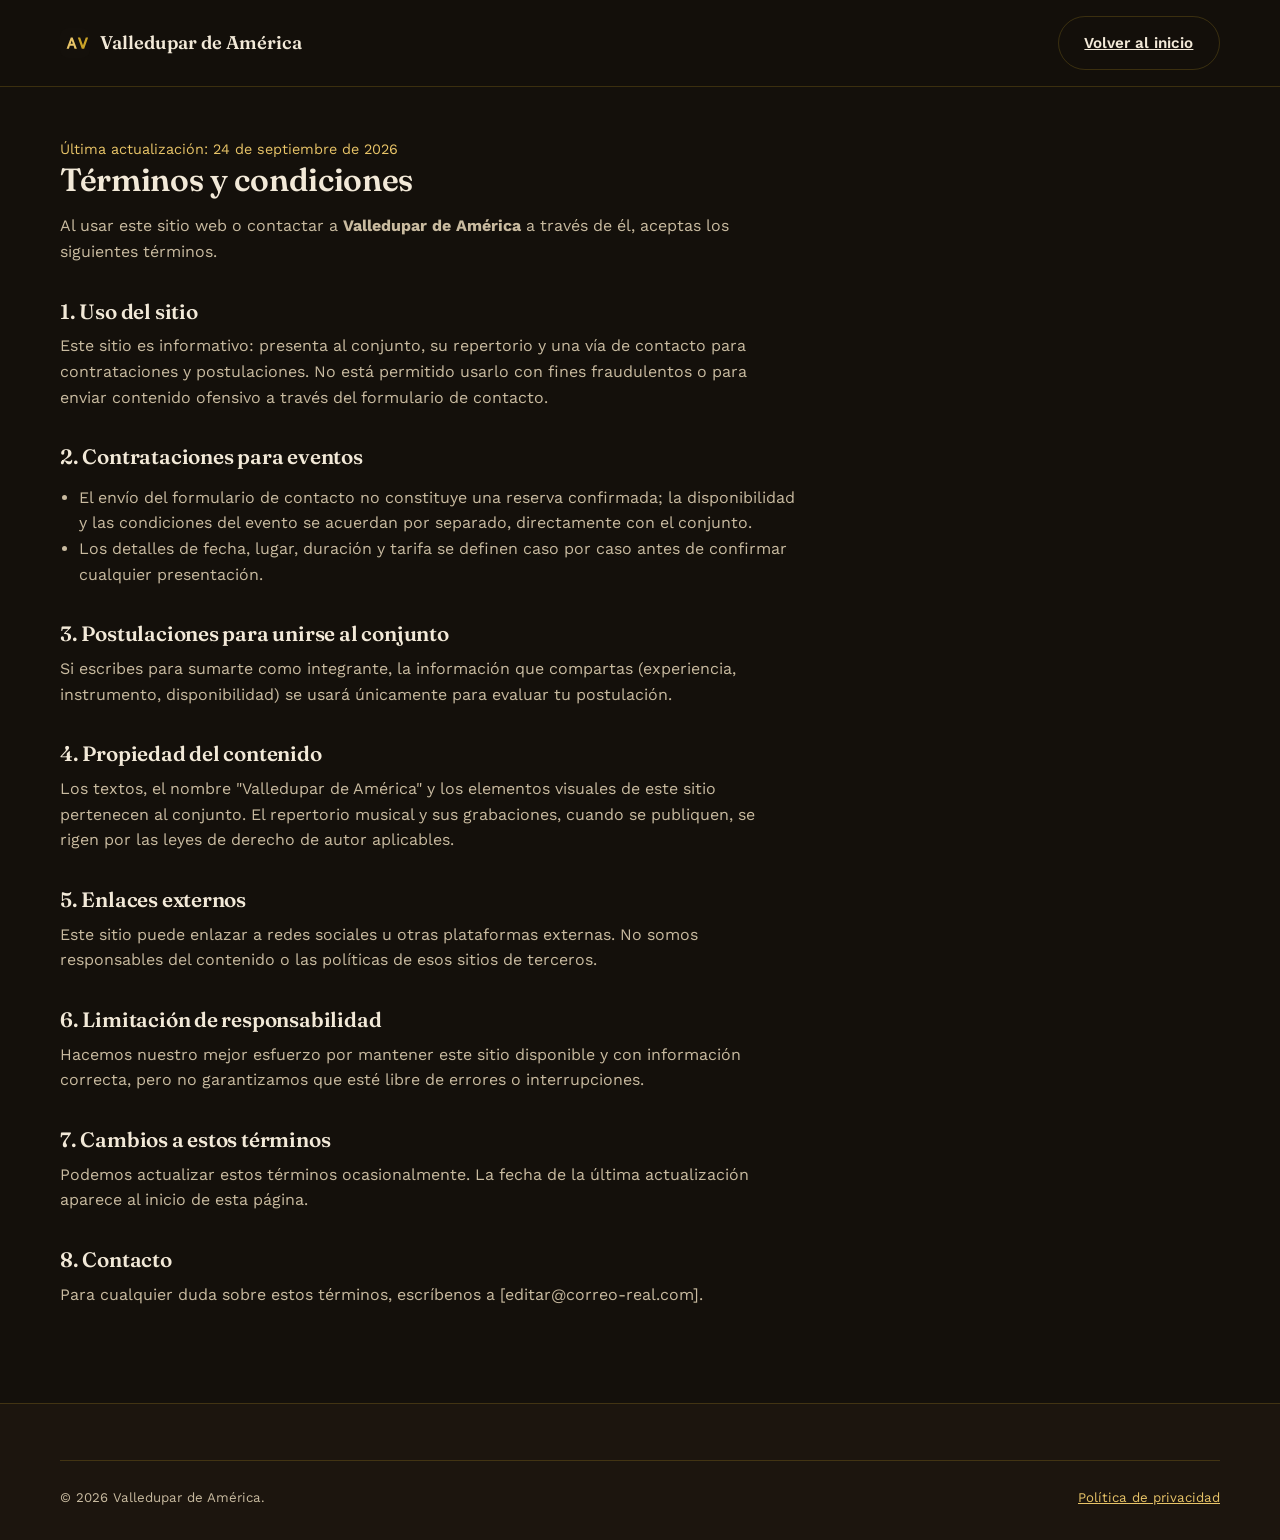
<file: terminos.html>
<!DOCTYPE html>
<html lang="es" data-theme="dark">
<head>
<meta charset="UTF-8">
<meta name="viewport" content="width=device-width, initial-scale=1">
<title>Términos y condiciones — Valledupar de América</title>
<meta name="description" content="Condiciones de uso del sitio web de Valledupar de América y de contratación del conjunto para eventos.">
<link rel="icon" href="favicon.svg" type="image/svg+xml">
<link rel="stylesheet" href="css/styles.css">
<style>
  .legal-main{ padding: 8.5rem 0 5rem; }
  .legal-main h2{ font-size:1.3rem; margin-top:2.2rem; }
  .legal-main p, .legal-main li{ color: var(--text-muted); max-width: 72ch; }
  .legal-main ul{ padding-left:1.2rem; }
  .updated{ color: var(--gold-light); font-size:.9rem; }
</style>
</head>
<body>
<header class="site-header scrolled">
  <nav class="nav container">
    <a href="index.html" class="brand"><img src="favicon.svg" alt="" width="30" height="30" class="brand-mark">Valledupar de América</a>
    <a href="index.html" class="btn btn-outline">Volver al inicio</a>
  </nav>
</header>

<main class="container legal-main">
  <span class="updated">Última actualización: 24 de septiembre de 2026</span>
  <h1>Términos y condiciones</h1>
  <p>Al usar este sitio web o contactar a <strong>Valledupar de América</strong> a través de él, aceptas los siguientes términos.</p>

  <h2>1. Uso del sitio</h2>
  <p>Este sitio es informativo: presenta al conjunto, su repertorio y una vía de contacto para contrataciones y postulaciones. No está permitido usarlo con fines fraudulentos o para enviar contenido ofensivo a través del formulario de contacto.</p>

  <h2>2. Contrataciones para eventos</h2>
  <ul>
    <li>El envío del formulario de contacto no constituye una reserva confirmada; la disponibilidad y las condiciones del evento se acuerdan por separado, directamente con el conjunto.</li>
    <li>Los detalles de fecha, lugar, duración y tarifa se definen caso por caso antes de confirmar cualquier presentación.</li>
  </ul>

  <h2>3. Postulaciones para unirse al conjunto</h2>
  <p>Si escribes para sumarte como integrante, la información que compartas (experiencia, instrumento, disponibilidad) se usará únicamente para evaluar tu postulación.</p>

  <h2>4. Propiedad del contenido</h2>
  <p>Los textos, el nombre "Valledupar de América" y los elementos visuales de este sitio pertenecen al conjunto. El repertorio musical y sus grabaciones, cuando se publiquen, se rigen por las leyes de derecho de autor aplicables.</p>

  <h2>5. Enlaces externos</h2>
  <p>Este sitio puede enlazar a redes sociales u otras plataformas externas. No somos responsables del contenido o las políticas de esos sitios de terceros.</p>

  <h2>6. Limitación de responsabilidad</h2>
  <p>Hacemos nuestro mejor esfuerzo por mantener este sitio disponible y con información correcta, pero no garantizamos que esté libre de errores o interrupciones.</p>

  <h2>7. Cambios a estos términos</h2>
  <p>Podemos actualizar estos términos ocasionalmente. La fecha de la última actualización aparece al inicio de esta página.</p>

  <h2>8. Contacto</h2>
  <p>Para cualquier duda sobre estos términos, escríbenos a <span data-i18n="contact.mail">[editar@correo-real.com]</span>.</p>
</main>

<footer class="site-footer">
  <div class="container footer-bottom">
    <span>© <span id="year"></span> Valledupar de América.</span>
    <a href="privacidad.html" style="color:var(--gold-light)">Política de privacidad</a>
  </div>
</footer>
<script>document.getElementById('year').textContent = new Date().getFullYear();</script>
</body>
</html>
</file>
<file: css/styles.css>
/* =========================================================
   Valledupar de América — hoja de estilos
   Paleta: negro cálido + dorado antiguo (vintage cartel vallenato)
   ========================================================= */

@import url('https://fonts.googleapis.com/css2?family=Fraunces:opsz,wght@9..144,400;9..144,500;9..144,600;9..144,700&family=Work+Sans:wght@400;500;600;700&display=swap');

:root{
  --bg: #14100B;
  --bg-alt: #1C150E;
  --surface: #221A11;
  --surface-raised: #2A2014;
  --text: #F2E9D8;
  --text-muted: #C9BBA0;
  --gold: #C9A227;
  --gold-light: #E8C468;
  --wine: #A24A3F;
  --border: rgba(201,162,39,0.22);
  --shadow: rgba(0,0,0,0.45);
  --focus: #E8C468;
  --success: #7FA66B;
  --error: #C97452;

  --font-display: 'Fraunces', Georgia, serif;
  --font-body: 'Work Sans', -apple-system, BlinkMacSystemFont, 'Segoe UI', sans-serif;

  --radius-s: 6px;
  --radius-m: 12px;
  --radius-l: 22px;

  --gap: clamp(1.25rem, 2vw, 2rem);
  --section-pad: clamp(4rem, 9vw, 7.5rem);

  --dur-fast: 150ms;
  --dur-med: 320ms;
  --dur-slow: 620ms;
  --ease: cubic-bezier(.22,.8,.32,1);

  color-scheme: dark;
}

:root[data-theme="light"]{
  --bg: #F7F1E2;
  --bg-alt: #EFE5CB;
  --surface: #FFFCF4;
  --surface-raised: #FFFFFF;
  --text: #241B10;
  --text-muted: #5C4E34;
  --gold: #9C7A17;
  --gold-light: #B98F1D;
  --wine: #8A3B30;
  --border: rgba(138,59,48,0.18);
  --shadow: rgba(90,70,30,0.18);
  --focus: #8A3B30;
  color-scheme: light;
}

@media (prefers-reduced-motion: reduce){
  *, *::before, *::after{
    animation-duration: 0.001ms !important;
    animation-iteration-count: 1 !important;
    transition-duration: 0.001ms !important;
    scroll-behavior: auto !important;
  }
}

*, *::before, *::after{ box-sizing: border-box; }
html{ scroll-behavior: smooth; scroll-padding-top: 5.5rem; }

body{
  margin: 0;
  background: var(--bg);
  color: var(--text);
  font-family: var(--font-body);
  font-size: 16px;
  line-height: 1.6;
  -webkit-font-smoothing: antialiased;
  transition: background var(--dur-med) var(--ease), color var(--dur-med) var(--ease);
  overflow-x: hidden;
}

img{ max-width: 100%; display: block; }
a{ color: inherit; }
button{ font-family: inherit; }

.container{
  width: min(1160px, 92%);
  margin-inline: auto;
}

h1, h2, h3, h4{
  font-family: var(--font-display);
  font-weight: 600;
  line-height: 1.12;
  margin: 0 0 0.5em;
  letter-spacing: -0.01em;
}

p{ margin: 0 0 1em; max-width: 62ch; color: var(--text-muted); }

:focus-visible{
  outline: 2px solid var(--focus);
  outline-offset: 3px;
  border-radius: 4px;
}

/* ---------- Loading screen ---------- */
#loader{
  position: fixed; inset: 0; z-index: 999;
  display: flex; align-items: center; justify-content: center;
  background: var(--bg);
  transition: opacity var(--dur-slow) var(--ease), visibility var(--dur-slow) var(--ease);
}
#loader.hidden{ opacity: 0; visibility: hidden; pointer-events: none; }
.loader-mark{
  width: 56px; height: 56px;
  border: 2px solid var(--border);
  border-top-color: var(--gold);
  border-radius: 50%;
  animation: spin 900ms linear infinite;
}
@keyframes spin{ to{ transform: rotate(360deg); } }
.loader-label{
  position: absolute; margin-top: 6rem;
  font-family: var(--font-display); color: var(--text-muted); font-size: .95rem;
}

/* ---------- Skeletons ---------- */
.skeleton{
  position: relative; overflow: hidden;
  background: var(--surface);
  border-radius: var(--radius-m);
}
.skeleton::after{
  content: ""; position: absolute; inset: 0;
  background: linear-gradient(100deg, transparent 30%, rgba(201,162,39,.14) 50%, transparent 70%);
  transform: translateX(-100%);
  animation: shimmer 1.6s infinite;
}
@keyframes shimmer{ to{ transform: translateX(100%); } }

/* ---------- Skip link ---------- */
.skip-link{
  position: fixed; top: -100%; left: 1rem; z-index: 1000;
  background: var(--gold); color: #14100B; padding: .7rem 1.1rem;
  border-radius: var(--radius-s); font-weight: 600; transition: top var(--dur-fast) var(--ease);
}
.skip-link:focus{ top: 1rem; }

/* ---------- Top banner (cookies) ---------- */
.cookie-banner{
  position: fixed; left: 0; right: 0; bottom: 0; z-index: 500;
  background: var(--surface-raised);
  border-top: 1px solid var(--border);
  box-shadow: 0 -8px 30px var(--shadow);
  padding: 1.1rem var(--gap);
  display: flex; flex-wrap: wrap; gap: 1rem; align-items: center; justify-content: space-between;
  transform: translateY(120%);
  transition: transform var(--dur-slow) var(--ease);
}
.cookie-banner.show{ transform: translateY(0); }
.cookie-banner p{ margin: 0; font-size: .92rem; max-width: 60ch; }
.cookie-actions{ display: flex; gap: .6rem; flex-wrap: wrap; }

/* ---------- Buttons ---------- */
.btn{
  --btn-bg: var(--gold);
  --btn-fg: #14100B;
  display: inline-flex; align-items: center; justify-content: center; gap: .5rem;
  padding: .85rem 1.6rem;
  border-radius: 999px;
  border: 1px solid transparent;
  background: var(--btn-bg); color: var(--btn-fg);
  font-weight: 600; font-size: .95rem;
  cursor: pointer;
  transition: transform var(--dur-fast) var(--ease), box-shadow var(--dur-fast) var(--ease), background var(--dur-fast) var(--ease), filter var(--dur-fast) var(--ease);
  position: relative;
  overflow: hidden;
  isolation: isolate;
}
.btn:hover{ filter: brightness(1.08); box-shadow: 0 10px 24px -10px var(--shadow); }
.btn:active{ transform: scale(.96); }
.btn::after{
  content: ""; position: absolute; inset: 0; z-index: -1;
  background: radial-gradient(circle at var(--x,50%) var(--y,50%), rgba(255,255,255,.35), transparent 45%);
  opacity: 0; transition: opacity var(--dur-fast) var(--ease);
}
.btn:hover::after{ opacity: 1; }
.btn-outline{
  --btn-bg: transparent; --btn-fg: var(--text);
  border-color: var(--border);
}
.btn-outline:hover{ border-color: var(--gold); background: rgba(201,162,39,.08); }
.btn-ghost{ --btn-bg: transparent; --btn-fg: var(--text-muted); padding: .5rem .8rem; }
.btn-ghost:hover{ --btn-fg: var(--gold-light); }
.btn[disabled]{ opacity: .6; cursor: not-allowed; }
.btn .spinner{
  width: 16px; height: 16px; border-radius: 50%;
  border: 2px solid rgba(20,16,11,.3); border-top-color: currentColor;
  animation: spin 700ms linear infinite; display: none;
}
.btn.is-loading .spinner{ display: inline-block; }
.btn.is-loading .btn-label{ opacity: .7; }

/* ---------- Header / nav ---------- */
.site-header{
  position: fixed; top: 0; left: 0; right: 0; z-index: 400;
  backdrop-filter: blur(10px);
  background: color-mix(in srgb, var(--bg) 78%, transparent);
  border-bottom: 1px solid transparent;
  transition: border-color var(--dur-med) var(--ease), background var(--dur-med) var(--ease);
}
.site-header.scrolled{ border-bottom-color: var(--border); }
.nav{
  display: flex; align-items: center; justify-content: space-between;
  padding: 1rem 0;
}
.brand{
  display: flex; align-items: center; gap: .6rem;
  font-family: var(--font-display); font-size: 1.15rem; font-weight: 600; text-decoration: none;
}
.brand-mark{ width: 30px; height: 30px; border-radius: 8px; }
.nav-links{
  display: flex; align-items: center; gap: 1.9rem; list-style: none; margin: 0; padding: 0;
}
.nav-links a{
  text-decoration: none; color: var(--text-muted); font-size: .95rem; font-weight: 500;
  position: relative; padding: .2rem 0;
  transition: color var(--dur-fast) var(--ease);
}
.nav-links a::after{
  content: ""; position: absolute; left: 0; bottom: -3px; width: 0; height: 1.5px;
  background: var(--gold); transition: width var(--dur-fast) var(--ease);
}
.nav-links a:hover{ color: var(--text); }
.nav-links a:hover::after{ width: 100%; }
.nav-tools{ display: flex; align-items: center; gap: .5rem; }
.icon-btn{
  width: 38px; height: 38px; border-radius: 50%;
  display: inline-flex; align-items: center; justify-content: center;
  background: transparent; border: 1px solid var(--border); color: var(--text-muted);
  cursor: pointer; transition: all var(--dur-fast) var(--ease);
}
.icon-btn:hover{ color: var(--gold-light); border-color: var(--gold); transform: translateY(-2px); }
.icon-btn svg{ width: 17px; height: 17px; }

.nav-toggle{
  display: none; width: 42px; height: 42px; border-radius: 50%;
  border: 1px solid var(--border); background: transparent; cursor: pointer;
  position: relative;
}
.nav-toggle span, .nav-toggle span::before, .nav-toggle span::after{
  content: ""; position: absolute; left: 11px; width: 20px; height: 2px; background: var(--text);
  transition: transform var(--dur-fast) var(--ease), opacity var(--dur-fast) var(--ease), top var(--dur-fast) var(--ease);
}
.nav-toggle span{ top: 20px; }
.nav-toggle span::before{ top: -6px; }
.nav-toggle span::after{ top: 6px; }
.nav-toggle[aria-expanded="true"] span{ background: transparent; }
.nav-toggle[aria-expanded="true"] span::before{ top: 0; transform: rotate(45deg); }
.nav-toggle[aria-expanded="true"] span::after{ top: 0; transform: rotate(-45deg); }

.mobile-nav{
  position: fixed; inset: 0 0 0 auto; width: min(86vw, 360px); z-index: 450;
  background: var(--surface-raised);
  border-left: 1px solid var(--border);
  transform: translateX(100%);
  transition: transform var(--dur-med) var(--ease);
  padding: 6rem 2rem 2rem;
  display: flex; flex-direction: column; gap: 1.7rem;
}
.mobile-nav.open{ transform: translateX(0); }
.mobile-nav a{ text-decoration: none; color: var(--text); font-family: var(--font-display); font-size: 1.3rem; }
.nav-scrim{
  position: fixed; inset: 0; z-index: 440; background: rgba(0,0,0,.5);
  opacity: 0; pointer-events: none; transition: opacity var(--dur-med) var(--ease);
}
.nav-scrim.show{ opacity: 1; pointer-events: auto; }

/* ---------- Hero ---------- */
.hero{
  position: relative;
  min-height: 100svh;
  display: flex; align-items: center;
  padding-top: 6rem;
  overflow: hidden;
}
.hero-bg{
  position: absolute; inset: 0; z-index: -2;
  background:
    radial-gradient(60% 50% at 80% 15%, rgba(201,162,39,.14), transparent 60%),
    radial-gradient(50% 40% at 10% 90%, rgba(162,74,63,.12), transparent 60%),
    var(--bg);
}
.hero-bg svg{ position: absolute; inset: 0; width: 100%; height: 100%; opacity: .5; }
.hero-inner{ max-width: 820px; }
.eyebrow{
  display: inline-flex; align-items: center; gap: .5rem;
  color: var(--gold-light); font-size: .9rem; margin-bottom: 1.3rem;
}
.eyebrow::before{ content: ""; width: 26px; height: 1px; background: var(--gold-light); }
.hero h1{
  font-size: clamp(2.6rem, 6.5vw, 4.6rem);
  overflow: hidden;
}
.hero h1 .line{ display: block; overflow: hidden; }
.hero h1 .line span{
  display: inline-block;
  transform: translateY(110%);
  animation: rise 900ms var(--ease) forwards;
}
.hero h1 .line:nth-child(2) span{ animation-delay: 120ms; }
@keyframes rise{ to{ transform: translateY(0); } }
.hero-sub{
  font-size: clamp(1.05rem, 1.6vw, 1.25rem);
  opacity: 0; animation: fadeUp var(--dur-slow) var(--ease) 520ms forwards;
}
.hero-ctas{
  display: flex; gap: 1rem; flex-wrap: wrap; margin-top: 1.8rem;
  opacity: 0; animation: fadeUp var(--dur-slow) var(--ease) 680ms forwards;
}
@keyframes fadeUp{ from{ opacity: 0; transform: translateY(14px); } to{ opacity: 1; transform: translateY(0); } }
.hero-scroll{
  position: absolute; bottom: 2rem; left: 50%; transform: translateX(-50%);
  color: var(--text-muted); font-size: .8rem; display: flex; flex-direction: column; align-items: center; gap: .5rem;
}
.hero-scroll .dot{ width: 1px; height: 34px; background: linear-gradient(var(--gold), transparent); animation: scrollDot 1.8s var(--ease) infinite; }
@keyframes scrollDot{ 0%{ transform: scaleY(0); transform-origin: top; } 50%{ transform: scaleY(1); transform-origin: top; } 51%{ transform-origin: bottom; } 100%{ transform: scaleY(0); transform-origin: bottom; } }

/* ---------- Fold divider (motivo del acordeón) ---------- */
.fold-divider{ display: block; width: 100%; height: 34px; color: var(--bg-alt); }
.fold-divider path{ fill: currentColor; }

/* ---------- Sections ---------- */
section{ padding: var(--section-pad) 0; }
.section-alt{ background: var(--bg-alt); }
.section-head{ max-width: 640px; margin-bottom: clamp(2.2rem, 4vw, 3.5rem); }
.kicker{ color: var(--gold-light); font-weight: 600; font-size: .9rem; margin-bottom: .6rem; display: block; }

.reveal{ opacity: 0; transform: translateY(24px); transition: opacity var(--dur-slow) var(--ease), transform var(--dur-slow) var(--ease); }
.reveal.in{ opacity: 1; transform: translateY(0); }

/* ---------- About ---------- */
.about-grid{
  display: grid; grid-template-columns: 1.1fr .9fr; gap: clamp(2rem, 5vw, 4.5rem); align-items: center;
}
.about-art{
  aspect-ratio: 4/5; border-radius: var(--radius-l);
  background: linear-gradient(155deg, var(--surface), var(--surface-raised));
  border: 1px solid var(--border);
  display: flex; align-items: center; justify-content: center;
  position: relative; overflow: hidden;
}
.about-art svg{ width: 55%; }
.stat-row{ display: flex; gap: clamp(1.6rem, 4vw, 3rem); margin-top: 2rem; flex-wrap: wrap; }
.stat b{ display: block; font-family: var(--font-display); font-size: 2.2rem; color: var(--gold-light); }
.stat span{ color: var(--text-muted); font-size: .88rem; }

/* ---------- Members ---------- */
.members-grid{
  display: grid; grid-template-columns: repeat(auto-fit, minmax(230px, 1fr)); gap: 1.6rem;
}
.member-card{
  background: var(--surface); border: 1px solid var(--border); border-radius: var(--radius-l);
  padding: 1.8rem; transition: transform var(--dur-med) var(--ease), border-color var(--dur-med) var(--ease);
}
.member-card:hover{ transform: translateY(-6px); border-color: var(--gold); }
.member-photo{
  width: 100%; aspect-ratio: 1; border-radius: var(--radius-m); margin-bottom: 1.1rem;
  background: linear-gradient(155deg, var(--bg-alt), var(--surface-raised));
  display: flex; align-items: center; justify-content: center; border: 1px solid var(--border);
}
.member-card h3{ font-size: 1.15rem; margin-bottom: .2rem; }
.member-role{ color: var(--gold-light); font-size: .85rem; margin-bottom: .6rem; display: block; }
.member-card.open-slot{
  border-style: dashed; display: flex; flex-direction: column; align-items: center; justify-content: center; text-align: center;
  color: var(--text-muted);
}

/* ---------- Music ---------- */
.music-wrap{
  display: grid; grid-template-columns: 1fr 1fr; gap: clamp(2rem, 5vw, 4rem); align-items: center;
}
.player-card{
  background: var(--surface); border: 1px solid var(--border); border-radius: var(--radius-l);
  padding: 1.8rem; display: flex; flex-direction: column; gap: 1.2rem;
}
.track{
  display: flex; align-items: center; gap: 1rem; padding: .7rem; border-radius: var(--radius-m);
  transition: background var(--dur-fast) var(--ease);
}
.track:hover{ background: var(--bg-alt); }
.track-play{
  width: 40px; height: 40px; flex: none; border-radius: 50%; background: var(--gold); color: #14100B;
  display: flex; align-items: center; justify-content: center; border: none; cursor: pointer;
  transition: transform var(--dur-fast) var(--ease);
}
.track-play:hover{ transform: scale(1.08); }
.track-info{ flex: 1; min-width: 0; }
.track-info b{ display: block; font-size: .95rem; }
.track-info span{ color: var(--text-muted); font-size: .82rem; }

/* ---------- Testimonials ---------- */
.testi-track{
  display: flex; gap: 1.4rem; overflow-x: auto; scroll-snap-type: x mandatory; padding-bottom: 1rem;
  scrollbar-width: thin;
}
.testi-card{
  flex: 0 0 min(400px, 82vw); scroll-snap-align: start;
  background: var(--surface); border: 1px solid var(--border); border-radius: var(--radius-l);
  padding: 1.8rem;
}
.testi-card p{ font-style: italic; color: var(--text); }
.testi-who{ display: flex; align-items: center; gap: .8rem; margin-top: 1rem; }
.testi-avatar{ width: 40px; height: 40px; border-radius: 50%; background: var(--bg-alt); border: 1px solid var(--border); }
.testi-who b{ display: block; font-size: .9rem; }
.testi-who span{ color: var(--text-muted); font-size: .8rem; }
.testi-controls{ display: flex; gap: .6rem; margin-top: 1rem; }

/* ---------- Contact ---------- */
.contact-grid{
  display: grid; grid-template-columns: 1fr 1fr; gap: clamp(2rem, 5vw, 4rem);
}
.info-card{
  background: var(--surface); border: 1px solid var(--border); border-radius: var(--radius-l); padding: 1.6rem;
  display: flex; gap: 1rem; align-items: flex-start; margin-bottom: 1rem;
}
.info-card svg{ width: 20px; height: 20px; color: var(--gold-light); flex: none; margin-top: .2rem; }
.info-card b{ display: block; margin-bottom: .2rem; }
.social-row{ display: flex; gap: .6rem; margin-top: 1.4rem; flex-wrap: wrap; }

.field{ margin-bottom: 1.3rem; position: relative; }
.field label{ display: block; font-size: .88rem; margin-bottom: .45rem; color: var(--text-muted); }
.field input, .field textarea{
  width: 100%; padding: .8rem 1rem; border-radius: var(--radius-s);
  border: 1px solid var(--border); background: var(--surface); color: var(--text);
  font-family: inherit; font-size: .95rem;
  transition: border-color var(--dur-fast) var(--ease), box-shadow var(--dur-fast) var(--ease);
}
.field input:focus, .field textarea:focus{
  border-color: var(--gold); box-shadow: 0 0 0 3px rgba(201,162,39,.18); outline: none;
}
.field textarea{ min-height: 130px; resize: vertical; }
.field .error-msg{
  display: none; color: var(--error); font-size: .82rem; margin-top: .4rem; align-items: center; gap: .35rem;
}
.field.is-invalid input, .field.is-invalid textarea{ border-color: var(--error); }
.field.is-invalid .error-msg{ display: flex; }
.field .autosave-hint{ font-size: .74rem; color: var(--text-muted); opacity: .7; margin-top: .3rem; }
.form-status{
  border-radius: var(--radius-m); padding: 1rem 1.2rem; margin-top: 1rem; display: none; gap: .6rem; align-items: flex-start;
  font-size: .92rem;
}
.form-status.show{ display: flex; }
.form-status.success{ background: rgba(127,166,107,.14); color: var(--success); border: 1px solid rgba(127,166,107,.35); }
.form-status.error{ background: rgba(201,116,82,.14); color: var(--error); border: 1px solid rgba(201,116,82,.35); }

/* ---------- CTA band ---------- */
.cta-band{
  border-radius: var(--radius-l);
  background: linear-gradient(135deg, var(--surface), var(--surface-raised));
  border: 1px solid var(--border);
  padding: clamp(2.2rem, 5vw, 3.5rem);
  display: flex; align-items: center; justify-content: space-between; gap: 2rem; flex-wrap: wrap;
}
.cta-band h2{ margin: 0; font-size: clamp(1.5rem, 3vw, 2.1rem); max-width: 34ch; }

/* ---------- Back to top ---------- */
.back-top{
  position: fixed; right: 1.4rem; bottom: 1.4rem; z-index: 300;
  width: 46px; height: 46px; border-radius: 50%;
  background: var(--gold); color: #14100B; border: none; cursor: pointer;
  display: flex; align-items: center; justify-content: center;
  box-shadow: 0 10px 26px -8px var(--shadow);
  opacity: 0; transform: translateY(12px) scale(.9); pointer-events: none;
  transition: opacity var(--dur-fast) var(--ease), transform var(--dur-fast) var(--ease);
}
.back-top.show{ opacity: 1; transform: translateY(0) scale(1); pointer-events: auto; }
.back-top:hover{ transform: translateY(-3px) scale(1.04); }

/* ---------- Footer ---------- */
.site-footer{ background: var(--bg-alt); border-top: 1px solid var(--border); padding: 3.5rem 0 2rem; }
.footer-grid{ display: grid; grid-template-columns: 1.3fr 1fr 1fr; gap: 2.5rem; margin-bottom: 2.5rem; }
.footer-grid h4{ font-size: .95rem; color: var(--gold-light); }
.footer-links{ list-style: none; margin: 0; padding: 0; display: flex; flex-direction: column; gap: .6rem; }
.footer-links a{ text-decoration: none; color: var(--text-muted); font-size: .92rem; transition: color var(--dur-fast) var(--ease); }
.footer-links a:hover{ color: var(--gold-light); }
.footer-bottom{
  border-top: 1px solid var(--border); padding-top: 1.6rem;
  display: flex; justify-content: space-between; gap: 1rem; flex-wrap: wrap;
  font-size: .83rem; color: var(--text-muted);
}

/* ---------- Command palette ---------- */
.cmdk-backdrop{
  position: fixed; inset: 0; z-index: 800; background: rgba(10,8,5,.6);
  display: flex; align-items: flex-start; justify-content: center; padding-top: 12vh;
  opacity: 0; pointer-events: none; transition: opacity var(--dur-fast) var(--ease);
}
.cmdk-backdrop.open{ opacity: 1; pointer-events: auto; }
.cmdk{
  width: min(560px, 90vw); background: var(--surface-raised); border: 1px solid var(--border);
  border-radius: var(--radius-l); box-shadow: 0 24px 60px -16px var(--shadow);
  transform: translateY(-10px); transition: transform var(--dur-fast) var(--ease);
  overflow: hidden;
}
.cmdk-backdrop.open .cmdk{ transform: translateY(0); }
.cmdk input{
  width: 100%; border: none; background: transparent; color: var(--text); padding: 1.1rem 1.3rem;
  font-size: 1rem; border-bottom: 1px solid var(--border); font-family: inherit;
}
.cmdk input:focus{ outline: none; }
.cmdk-list{ max-height: 320px; overflow-y: auto; padding: .5rem; }
.cmdk-item{
  display: flex; align-items: center; justify-content: space-between; gap: 1rem;
  padding: .75rem .9rem; border-radius: var(--radius-s); cursor: pointer; font-size: .92rem;
}
.cmdk-item:hover, .cmdk-item.active{ background: rgba(201,162,39,.14); }
.cmdk-item kbd{
  font-family: inherit; font-size: .74rem; color: var(--text-muted); border: 1px solid var(--border);
  border-radius: 4px; padding: .1rem .4rem;
}
.cmdk-hint{ padding: .7rem 1.1rem; font-size: .76rem; color: var(--text-muted); border-top: 1px solid var(--border); }

/* ---------- Toast (compartir / feedback) ---------- */
.toast{
  position: fixed; left: 50%; bottom: 1.6rem; transform: translateX(-50%) translateY(20px);
  background: var(--surface-raised); border: 1px solid var(--border); color: var(--text);
  padding: .8rem 1.2rem; border-radius: 999px; font-size: .88rem; z-index: 700;
  opacity: 0; transition: opacity var(--dur-fast) var(--ease), transform var(--dur-fast) var(--ease);
  box-shadow: 0 14px 30px -10px var(--shadow);
}
.toast.show{ opacity: 1; transform: translateX(-50%) translateY(0); }

/* ---------- Utility ---------- */
.visually-hidden{
  position: absolute; width: 1px; height: 1px; overflow: hidden; clip: rect(0 0 0 0); white-space: nowrap;
}

/* ---------- Breakpoints ---------- */
@media (max-width: 1024px){
  .about-grid, .music-wrap, .contact-grid{ grid-template-columns: 1fr; }
  .footer-grid{ grid-template-columns: 1fr 1fr; }
}
@media (max-width: 860px){
  .nav-links{ display: none; }
  .nav-toggle{ display: block; }
}
@media (max-width: 640px){
  :root{ --section-pad: 3.4rem; }
  .footer-grid{ grid-template-columns: 1fr; gap: 1.8rem; }
  .cta-band{ flex-direction: column; align-items: flex-start; }
  .hero-scroll{ display: none; }
}
@media (max-width: 480px){
  .container{ width: 90%; }
  .back-top{ right: 1rem; bottom: 1rem; }
}

/* ---------- Print (política / términos) ---------- */
@media print{
  .site-header, .cookie-banner, .back-top, .nav-toggle, #loader{ display: none !important; }
}
</file>
